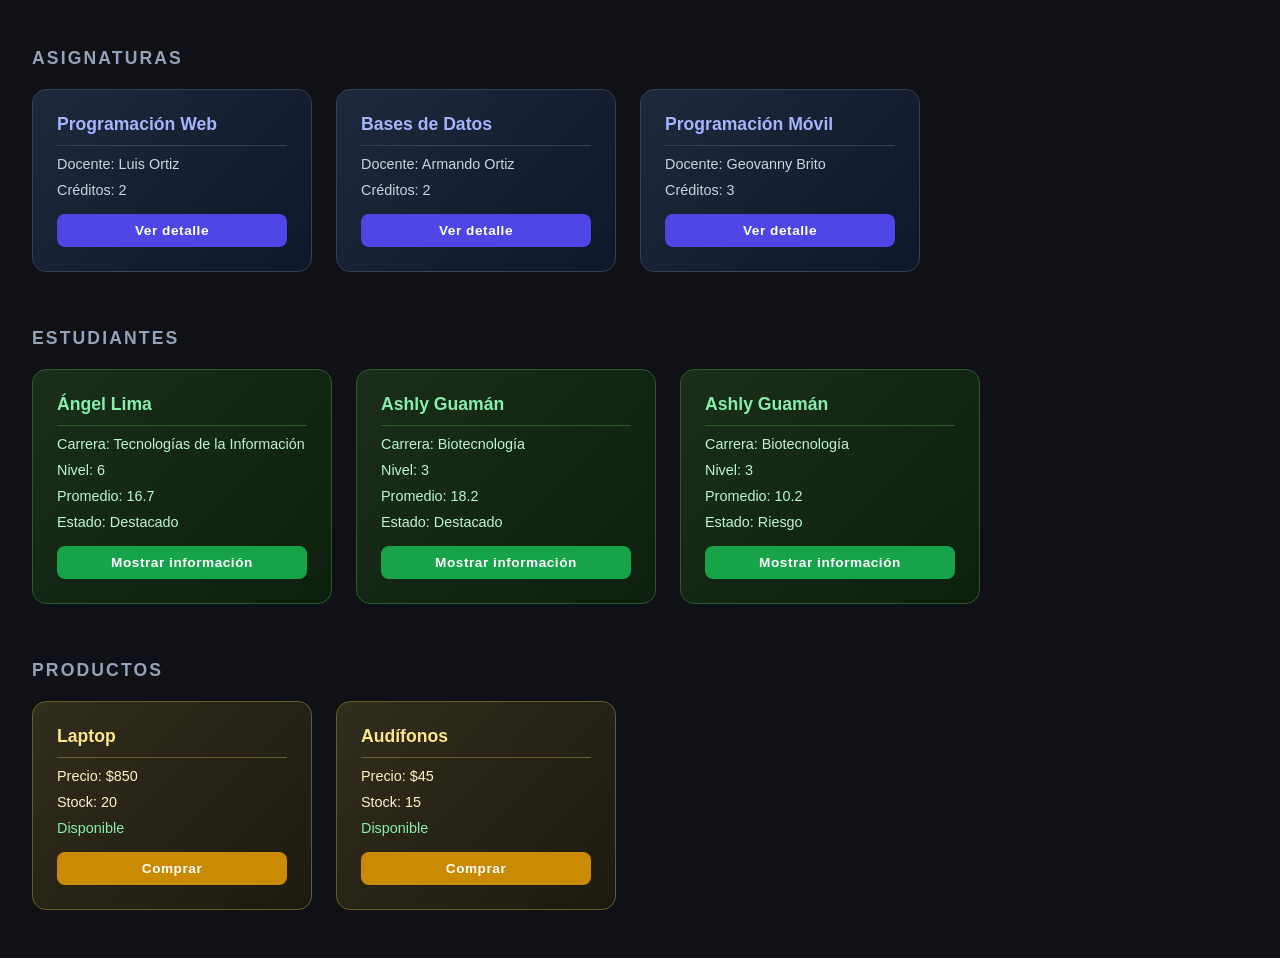
<file: PRIMERPARCIAL/Custom_Elements-Clase2/index.html>
<!DOCTYPE html>
<html lang="es">
  <head>
    <meta charset="UTF-8" />
    <meta name="viewport" content="width=device-width, initial-scale=1.0" />
    <title>Taller 01 - Web Components</title>
    <link rel="stylesheet" href="styles.css" />
  </head>
  <body>

    <main>
      <section class="section-courses">
        <h1 class="section-title">Asignaturas</h1>
        <div class="card-row">
          <course-card name="Programación Web"   teacher="Luis Ortiz"     credits="2"></course-card>
          <course-card name="Bases de Datos"     teacher="Armando Ortiz"  credits="2"></course-card>
          <course-card name="Programación Móvil" teacher="Geovanny Brito" credits="3"></course-card>
        </div>
      </section>

      <section class="section-students">
        <h1 class="section-title">Estudiantes</h1>
        <div class="card-row">
          <student-card name="Ángel Lima"   career="Tecnologías de la Información" level="6" grade="16.7"></student-card>
          <student-card name="Ashly Guamán" career="Biotecnología"                 level="3" grade="18.2"></student-card>
          <student-card name="Ashly Guamán" career="Biotecnología"                 level="3" grade="10.2"></student-card>
        </div>
      </section>

      <section class="section-products">
        <h1 class="section-title">Productos</h1>
        <div class="card-row">
          <product-card name="Laptop" price="850" stock="20"></product-card>
          <product-card name="Audífonos" price="45" stock="15"></product-card>
        </div>
      </section>
    </main>

    <script src="app.js"></script>
  </body>
</html>
</file>
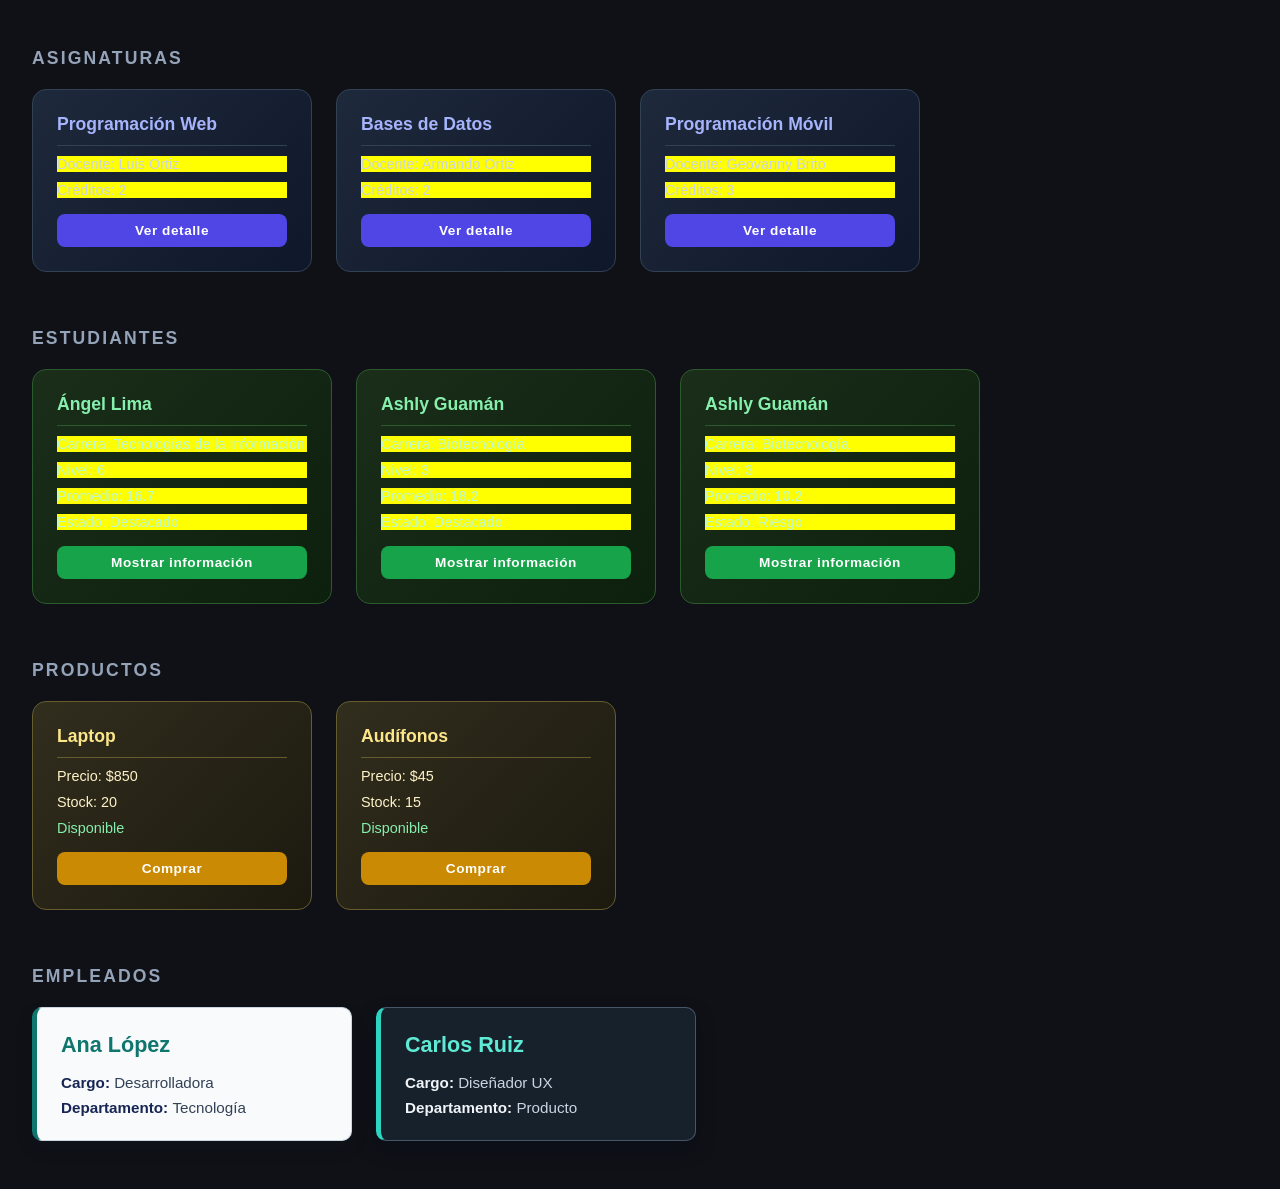
<file: PRIMERPARCIAL/Shadow-DOM-Clase3/index.html>
<!DOCTYPE html>
<html lang="es">
  <head>
    <meta charset="UTF-8" />
    <meta name="viewport" content="width=device-width, initial-scale=1.0" />
    <title>Taller 01 - Web Components</title>
    <link rel="stylesheet" href="styles.css" />
  </head>
  <body>

    <main>
      <section class="section-courses">
        <h1 class="section-title">Asignaturas</h1>
        <div class="card-row">
          <course-card name="Programación Web"   teacher="Luis Ortiz"     credits="2"></course-card>
          <course-card name="Bases de Datos"     teacher="Armando Ortiz"  credits="2"></course-card>
          <course-card name="Programación Móvil" teacher="Geovanny Brito" credits="3"></course-card>
        </div>
      </section>

      <section class="section-students">
        <h1 class="section-title">Estudiantes</h1>
        <div class="card-row">
          <student-card name="Ángel Lima"   career="Tecnologías de la Información" level="6" grade="16.7"></student-card>
          <student-card name="Ashly Guamán" career="Biotecnología"                 level="3" grade="18.2"></student-card>
          <student-card name="Ashly Guamán" career="Biotecnología"                 level="3" grade="10.2"></student-card>
        </div>
      </section>

      <section class="section-products">
        <h1 class="section-title">Productos</h1>
        <div class="card-row">
          <product-card name="Laptop" price="850" stock="20"></product-card>
          <product-card name="Audífonos" price="45" stock="15"></product-card>
        </div>
      </section>

      <section class="section-employees">
        <h1 class="section-title">Empleados</h1>
        <div class="card-row">
          <employee-card
            name="Ana López"
            position="Desarrolladora"
            department="Tecnología">
          </employee-card>
          <employee-card
            name="Carlos Ruiz"
            position="Diseñador UX"
            department="Producto"
            theme="dark">
          </employee-card>
        </div>
      </section>
    </main>

    <script src="app.js"></script>
  </body>
</html>
</file>
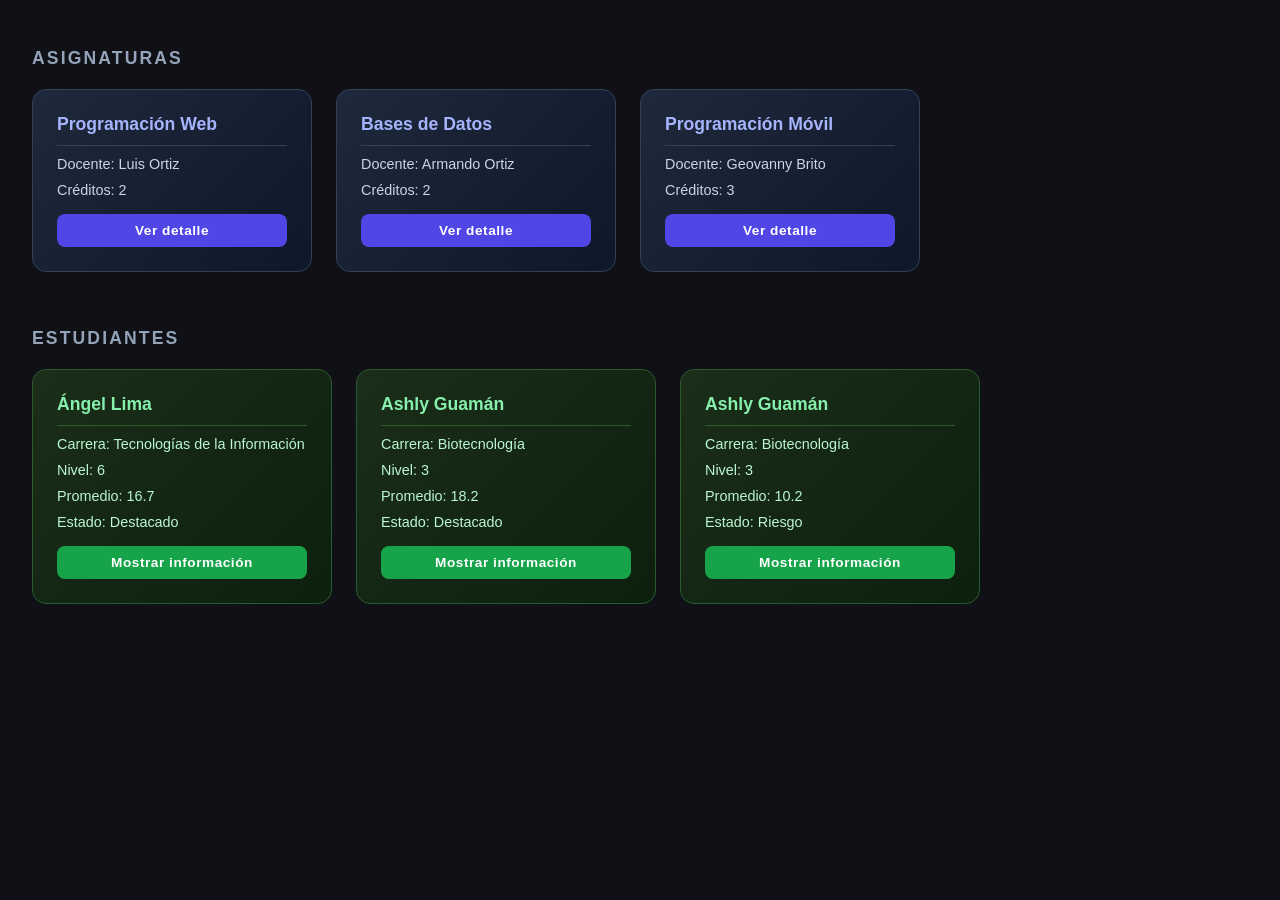
<file: PRIMERPARCIAL/taller01-web-components/index.html>
<!DOCTYPE html>
<html lang="es">
  <head>
    <meta charset="UTF-8" />
    <meta name="viewport" content="width=device-width, initial-scale=1.0" />
    <title>Taller 01 - Web Components</title>
    <link rel="stylesheet" href="styles.css" />
  </head>
  <body>

    <main>
      <section class="section-courses">
        <h1 class="section-title">Asignaturas</h1>
        <div class="card-row">
          <course-card name="Programación Web"   teacher="Luis Ortiz"     credits="2"></course-card>
          <course-card name="Bases de Datos"     teacher="Armando Ortiz"  credits="2"></course-card>
          <course-card name="Programación Móvil" teacher="Geovanny Brito" credits="3"></course-card>
        </div>
      </section>

      <section class="section-students">
        <h1 class="section-title">Estudiantes</h1>
        <div class="card-row">
          <student-card name="Ángel Lima"   career="Tecnologías de la Información" level="6" grade="16.7"></student-card>
          <student-card name="Ashly Guamán" career="Biotecnología"                 level="3" grade="18.2"></student-card>
          <student-card name="Ashly Guamán" career="Biotecnología"                 level="3" grade="10.2"></student-card>
        </div>
      </section>
    </main>

    <script src="app.js"></script>
  </body>
</html>
</file>
<file: PRIMERPARCIAL/Custom_Elements-Clase2/styles.css>
/* ── Reset & base ─────────────────────────────────────────── */
*, *::before, *::after {
  box-sizing: border-box;
  margin: 0;
  padding: 0;
}

body {
  background-color: #0f1117;
  color: #e2e8f0;
  font-family: Arial, sans-serif;
  min-height: 100vh;
  padding: 48px 32px;
}

/* ── Layout ───────────────────────────────────────────────── */
main {
  display: flex;
  flex-direction: column;
  gap: 56px;
}

.section-title {
  font-size: 1.1rem;
  font-weight: 600;
  letter-spacing: 0.12em;
  text-transform: uppercase;
  color: #94a3b8;
  margin-bottom: 20px;
}

.card-row {
  display: flex;
  flex-wrap: wrap;
  gap: 24px;
}

/* ── Course card ──────────────────────────────────────────── */
.course-card {
  width: 280px;
  padding: 24px;
  background: linear-gradient(135deg, #1e293b 0%, #0f172a 100%);
  border: 1px solid #334155;
  border-radius: 14px;
  display: flex;
  flex-direction: column;
  gap: 10px;
  transition: transform 0.2s ease, box-shadow 0.2s ease;
}

.course-card:hover {
  transform: translateY(-4px);
  box-shadow: 0 8px 24px rgba(99, 102, 241, 0.25);
}

.course-card h2 {
  font-size: 1.1rem;
  color: #a5b4fc;
  border-bottom: 1px solid #334155;
  padding-bottom: 10px;
}

.course-card p {
  font-size: 0.9rem;
  color: #cbd5e1;
}

.course-card button {
  margin-top: 6px;
  padding: 9px 0;
  width: 100%;
  background-color: #4f46e5;
  color: #fff;
  border: none;
  border-radius: 8px;
  font-size: 0.85rem;
  font-weight: 600;
  letter-spacing: 0.04em;
  cursor: pointer;
  transition: background-color 0.2s ease;
}

.course-card button:hover {
  background-color: #6366f1;
}

/* ── Student card ─────────────────────────────────────────── */
.student-card {
  width: 300px;
  padding: 24px;
  background: linear-gradient(135deg, #1a2e1a 0%, #0d1f0d 100%);
  border: 1px solid #2d5a2d;
  border-radius: 14px;
  display: flex;
  flex-direction: column;
  gap: 10px;
  transition: transform 0.2s ease, box-shadow 0.2s ease;
}

.student-card:hover {
  transform: translateY(-4px);
  box-shadow: 0 8px 24px rgba(34, 197, 94, 0.2);
}

.student-card h2 {
  font-size: 1.1rem;
  color: #86efac;
  border-bottom: 1px solid #2d5a2d;
  padding-bottom: 10px;
}

.student-card p {
  font-size: 0.9rem;
  color: #bbf7d0;
}

.student-card button {
  margin-top: 6px;
  padding: 9px 0;
  width: 100%;
  background-color: #16a34a;
  color: #fff;
  border: none;
  border-radius: 8px;
  font-size: 0.85rem;
  font-weight: 600;
  letter-spacing: 0.04em;
  cursor: pointer;
  transition: background-color 0.2s ease;
}

.student-card button:hover {
  background-color: #22c55e;
}

/* ── Product card ─────────────────────────────────────────── */
.product-card {
  width: 280px;
  padding: 24px;
  background: linear-gradient(135deg, #312e1e 0%, #1c190f 100%);
  border: 1px solid #665d2e;
  border-radius: 14px;
  display: flex;
  flex-direction: column;
  gap: 10px;
  transition: transform 0.2s ease, box-shadow 0.2s ease;
}

.product-card:hover {
  transform: translateY(-4px);
  box-shadow: 0 8px 24px rgba(234, 179, 8, 0.2);
}

.product-card h2 {
  font-size: 1.1rem;
  color: #fde68a;
  border-bottom: 1px solid #665d2e;
  padding-bottom: 10px;
}

.product-card p {
  font-size: 0.9rem;
  color: #fef3c7;
}

.product-card .product-status.available {
  color: #86efac;
}

.product-card .product-status.unavailable {
  color: #fca5a5;
}

.product-card button {
  margin-top: 6px;
  padding: 9px 0;
  width: 100%;
  background-color: #ca8a04;
  color: #fff;
  border: none;
  border-radius: 8px;
  font-size: 0.85rem;
  font-weight: 600;
  letter-spacing: 0.04em;
  cursor: pointer;
  transition: background-color 0.2s ease;
}

.product-card button:hover:not(:disabled) {
  background-color: #eab308;
}

.product-card button:disabled {
  background-color: #475569;
  cursor: not-allowed;
}
</file>
<file: PRIMERPARCIAL/Shadow-DOM-Clase3/styles.css>
/* ── Reset & base ─────────────────────────────────────────── */
*, *::before, *::after {
  box-sizing: border-box;
  margin: 0;
  padding: 0;
}

body {
  background-color: #0f1117;
  color: #e2e8f0;
  font-family: Arial, sans-serif;
  min-height: 100vh;
  padding: 48px 32px;
}

/* ── Layout ───────────────────────────────────────────────── */
main {
  display: flex;
  flex-direction: column;
  gap: 56px;
}

.section-title {
  font-size: 1.1rem;
  font-weight: 600;
  letter-spacing: 0.12em;
  text-transform: uppercase;
  color: #94a3b8;
  margin-bottom: 20px;
}

.card-row {
  display: flex;
  flex-wrap: wrap;
  gap: 24px;
}

/* ── Course card ──────────────────────────────────────────── */
.course-card {
  width: 280px;
  padding: 24px;
  background: linear-gradient(135deg, #1e293b 0%, #0f172a 100%);
  border: 1px solid #334155;
  border-radius: 14px;
  display: flex;
  flex-direction: column;
  gap: 10px;
  transition: transform 0.2s ease, box-shadow 0.2s ease;
}

.course-card:hover {
  transform: translateY(-4px);
  box-shadow: 0 8px 24px rgba(99, 102, 241, 0.25);
}

.course-card h2 {
  font-size: 1.1rem;
  color: #a5b4fc;
  border-bottom: 1px solid #334155;
  padding-bottom: 10px;
}

.course-card p {
  font-size: 0.9rem;
  color: #cbd5e1;
}

.course-card button {
  margin-top: 6px;
  padding: 9px 0;
  width: 100%;
  background-color: #4f46e5;
  color: #fff;
  border: none;
  border-radius: 8px;
  font-size: 0.85rem;
  font-weight: 600;
  letter-spacing: 0.04em;
  cursor: pointer;
  transition: background-color 0.2s ease;
}

.course-card button:hover {
  background-color: #6366f1;
}

/* ── Student card ─────────────────────────────────────────── */
.student-card {
  width: 300px;
  padding: 24px;
  background: linear-gradient(135deg, #1a2e1a 0%, #0d1f0d 100%);
  border: 1px solid #2d5a2d;
  border-radius: 14px;
  display: flex;
  flex-direction: column;
  gap: 10px;
  transition: transform 0.2s ease, box-shadow 0.2s ease;
}

.student-card:hover {
  transform: translateY(-4px);
  box-shadow: 0 8px 24px rgba(34, 197, 94, 0.2);
}

.student-card h2 {
  font-size: 1.1rem;
  color: #86efac;
  border-bottom: 1px solid #2d5a2d;
  padding-bottom: 10px;
}

.student-card p {
  font-size: 0.9rem;
  color: #bbf7d0;
}

.student-card button {
  margin-top: 6px;
  padding: 9px 0;
  width: 100%;
  background-color: #16a34a;
  color: #fff;
  border: none;
  border-radius: 8px;
  font-size: 0.85rem;
  font-weight: 600;
  letter-spacing: 0.04em;
  cursor: pointer;
  transition: background-color 0.2s ease;
}

.student-card button:hover {
  background-color: #22c55e;
}

h2 {
  color: red;
  font-size: 50px;
}

p {
  background: yellow;
}
</file>
<file: PRIMERPARCIAL/taller01-web-components/styles.css>
/* ── Reset & base ─────────────────────────────────────────── */
*, *::before, *::after {
  box-sizing: border-box;
  margin: 0;
  padding: 0;
}

body {
  background-color: #0f1117;
  color: #e2e8f0;
  font-family: Arial, sans-serif;
  min-height: 100vh;
  padding: 48px 32px;
}

/* ── Layout ───────────────────────────────────────────────── */
main {
  display: flex;
  flex-direction: column;
  gap: 56px;
}

.section-title {
  font-size: 1.1rem;
  font-weight: 600;
  letter-spacing: 0.12em;
  text-transform: uppercase;
  color: #94a3b8;
  margin-bottom: 20px;
}

.card-row {
  display: flex;
  flex-wrap: wrap;
  gap: 24px;
}

/* ── Course card ──────────────────────────────────────────── */
.course-card {
  width: 280px;
  padding: 24px;
  background: linear-gradient(135deg, #1e293b 0%, #0f172a 100%);
  border: 1px solid #334155;
  border-radius: 14px;
  display: flex;
  flex-direction: column;
  gap: 10px;
  transition: transform 0.2s ease, box-shadow 0.2s ease;
}

.course-card:hover {
  transform: translateY(-4px);
  box-shadow: 0 8px 24px rgba(99, 102, 241, 0.25);
}

.course-card h2 {
  font-size: 1.1rem;
  color: #a5b4fc;
  border-bottom: 1px solid #334155;
  padding-bottom: 10px;
}

.course-card p {
  font-size: 0.9rem;
  color: #cbd5e1;
}

.course-card button {
  margin-top: 6px;
  padding: 9px 0;
  width: 100%;
  background-color: #4f46e5;
  color: #fff;
  border: none;
  border-radius: 8px;
  font-size: 0.85rem;
  font-weight: 600;
  letter-spacing: 0.04em;
  cursor: pointer;
  transition: background-color 0.2s ease;
}

.course-card button:hover {
  background-color: #6366f1;
}

/* ── Student card ─────────────────────────────────────────── */
.student-card {
  width: 300px;
  padding: 24px;
  background: linear-gradient(135deg, #1a2e1a 0%, #0d1f0d 100%);
  border: 1px solid #2d5a2d;
  border-radius: 14px;
  display: flex;
  flex-direction: column;
  gap: 10px;
  transition: transform 0.2s ease, box-shadow 0.2s ease;
}

.student-card:hover {
  transform: translateY(-4px);
  box-shadow: 0 8px 24px rgba(34, 197, 94, 0.2);
}

.student-card h2 {
  font-size: 1.1rem;
  color: #86efac;
  border-bottom: 1px solid #2d5a2d;
  padding-bottom: 10px;
}

.student-card p {
  font-size: 0.9rem;
  color: #bbf7d0;
}

.student-card button {
  margin-top: 6px;
  padding: 9px 0;
  width: 100%;
  background-color: #16a34a;
  color: #fff;
  border: none;
  border-radius: 8px;
  font-size: 0.85rem;
  font-weight: 600;
  letter-spacing: 0.04em;
  cursor: pointer;
  transition: background-color 0.2s ease;
}

.student-card button:hover {
  background-color: #22c55e;
}
</file>
